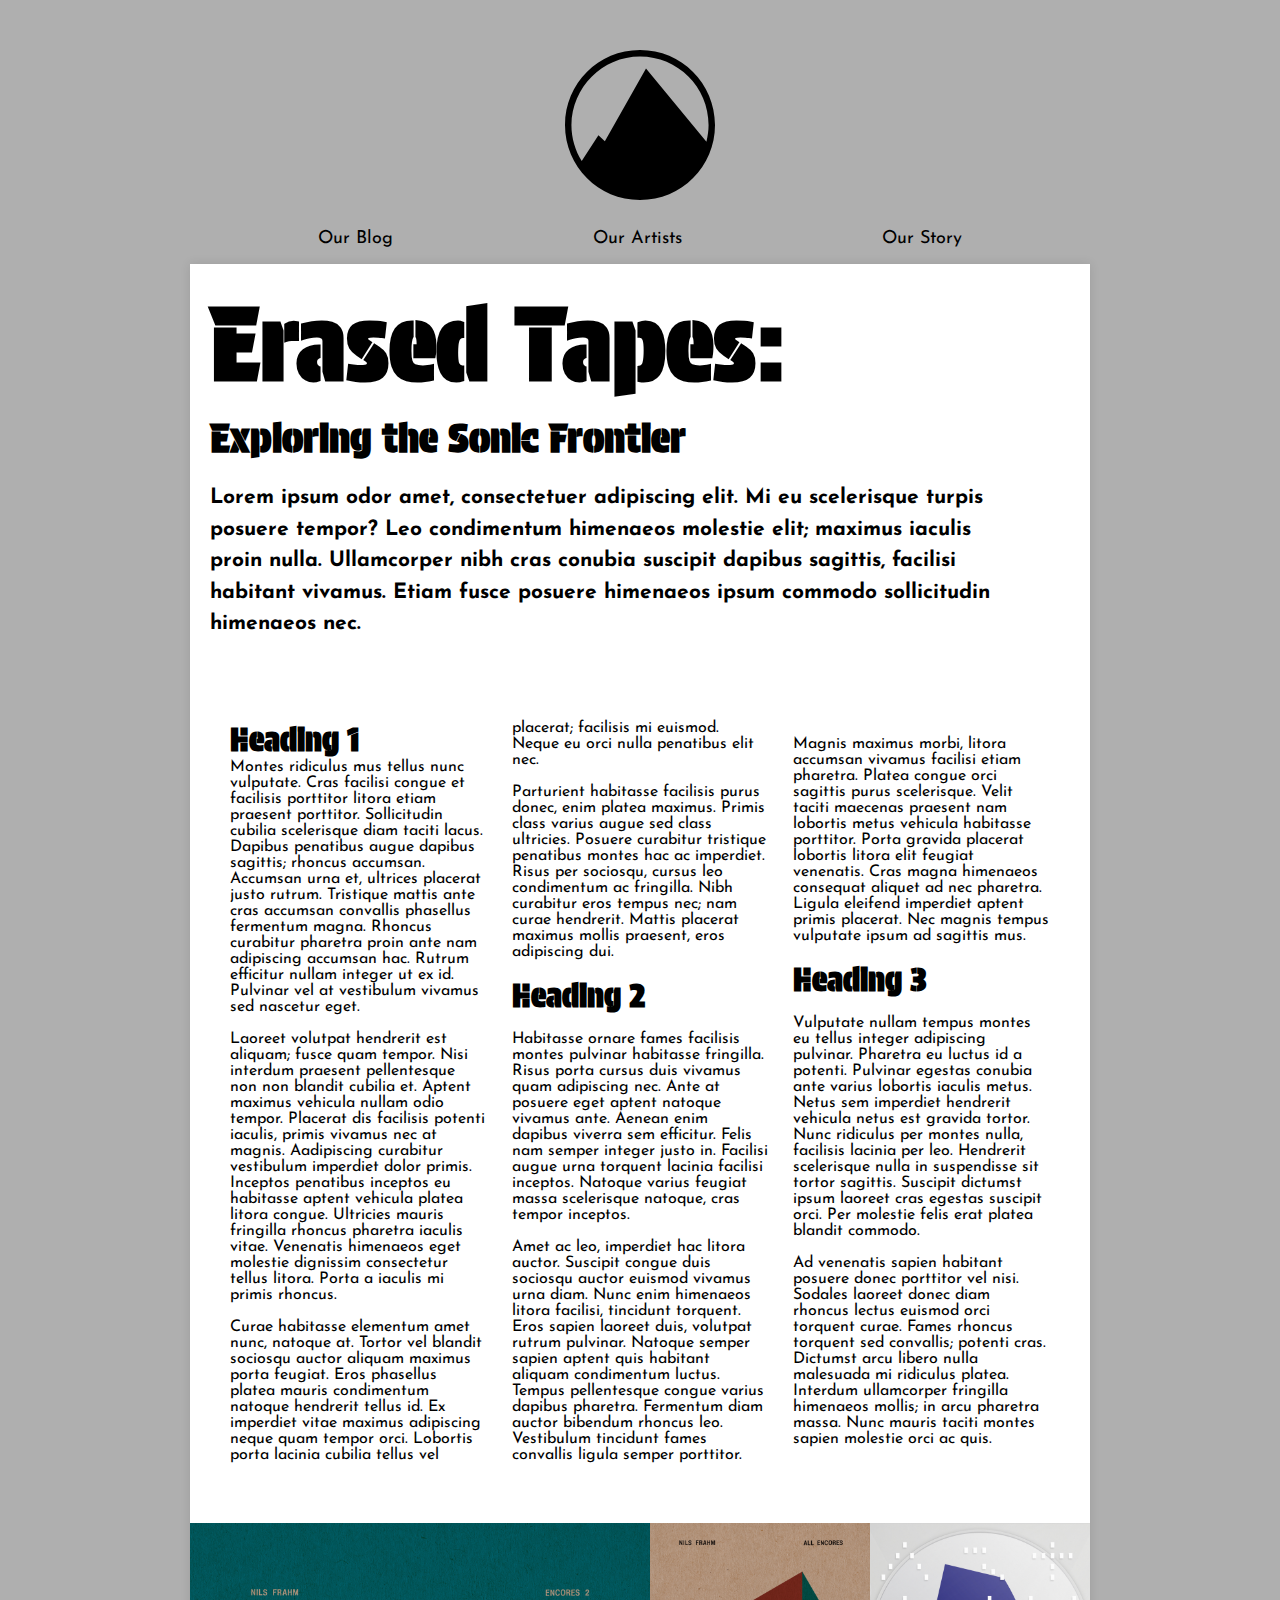
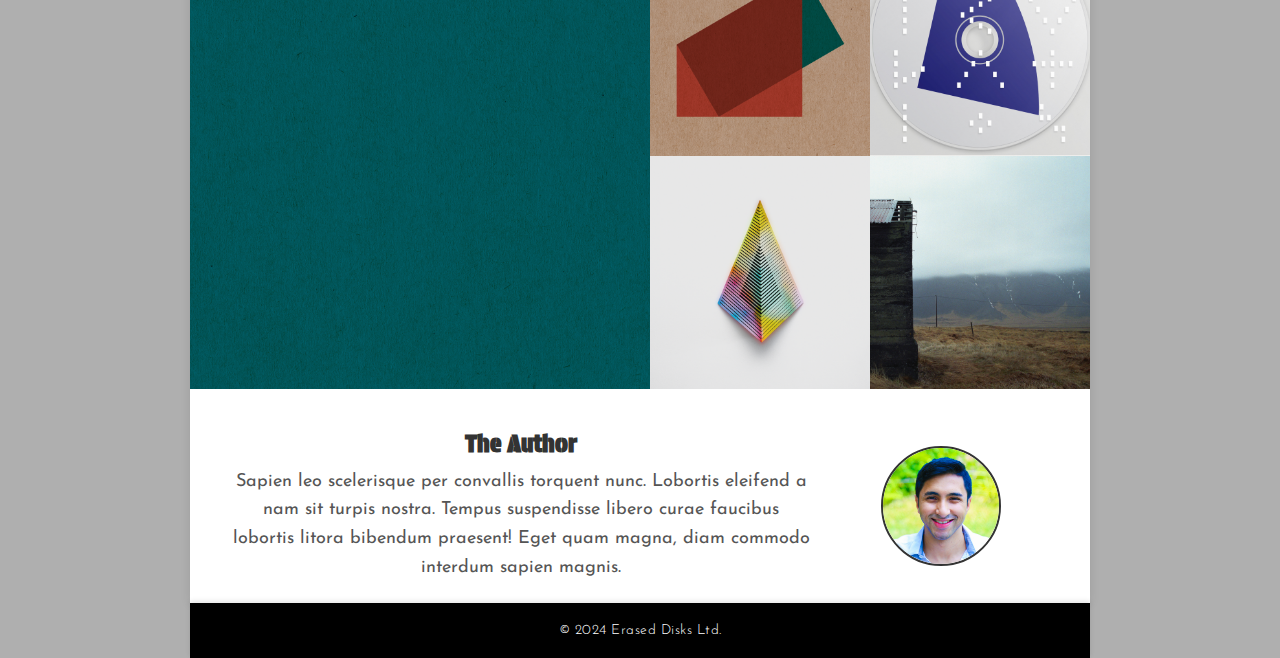
<file: task 1/Responsive layout and typography/web dev II desktop wireframe/index.html>
<!DOCTYPE html>
<html lang="en">
<head>
    <meta charset="UTF-8">
    <meta name="viewport" content="width=device-width, initial-scale=1.0">
    <title>Erased Tapes</title>
    <link href="https://fonts.googleapis.com/css2?family=Josefin+Sans&family=Protest+Guerrilla&display=swap" rel="stylesheet">
    <link rel="stylesheet" href="./style.css">
</head>
<body>
    <header> 
        <div class="logo">
            <img src="Images/logo.svg" alt="Logo"> <br> 
        </div>
        <br>  
        <nav class="nav">
            <a href="#">Our Blog</a>
            <a href="#">Our Artists</a>
            <a href="#">Our Story</a>
        </nav> <br> 
    </header>
    <main>
        <section class="section-1">
            <h1>Erased Tapes:</h1>
            <h2 class="sub-heading">Exploring the Sonic Frontier</h2>
            <h3 class="section-1-text">Lorem ipsum odor amet, consectetuer adipiscing elit. Mi eu scelerisque turpis posuere tempor? Leo condimentum himenaeos molestie elit; maximus iaculis proin nulla. Ullamcorper nibh cras conubia suscipit dapibus sagittis, facilisi habitant vivamus. Etiam fusce posuere himenaeos ipsum commodo sollicitudin himenaeos nec.</h3>
        </section>    
        <section class="section-2">
            <div class="content-grid">
                <div class="content">
                    <h1>Heading 1</h1>
                    <p>Montes ridiculus mus tellus nunc vulputate. Cras facilisi congue et facilisis porttitor litora etiam praesent porttitor. Sollicitudin cubilia scelerisque diam taciti lacus. Dapibus penatibus augue dapibus sagittis; rhoncus accumsan. Accumsan urna et, ultrices placerat justo rutrum. Tristique mattis ante cras accumsan convallis phasellus fermentum magna. Rhoncus curabitur pharetra proin ante nam adipiscing accumsan hac. Rutrum efficitur nullam integer ut ex id. Pulvinar vel at vestibulum vivamus sed nascetur eget.<br><br>

                        Laoreet volutpat hendrerit est aliquam; fusce quam tempor. Nisi interdum praesent pellentesque non non blandit cubilia et. Aptent maximus vehicula nullam odio tempor. Placerat dis facilisis potenti iaculis, primis vivamus nec at magnis. Aadipiscing curabitur vestibulum imperdiet dolor primis. Inceptos penatibus inceptos eu habitasse aptent vehicula platea litora congue. Ultricies mauris fringilla rhoncus pharetra iaculis vitae. Venenatis himenaeos eget molestie dignissim consectetur tellus litora. Porta a iaculis mi primis rhoncus.<br><br>
                        
                        Curae habitasse elementum amet nunc, natoque at. Tortor vel blandit sociosqu auctor aliquam maximus porta feugiat. Eros phasellus platea mauris condimentum natoque hendrerit tellus id. Ex imperdiet vitae maximus adipiscing neque quam tempor orci. Lobortis porta lacinia cubilia tellus vel placerat; facilisis mi euismod. Neque eu orci nulla penatibus elit nec.<br><br>
                        
                        Parturient habitasse facilisis purus donec, enim platea maximus. Primis class varius augue sed class ultricies. Posuere curabitur tristique penatibus montes hac ac imperdiet. Risus per sociosqu, cursus leo condimentum ac fringilla. Nibh curabitur eros tempus nec; nam curae hendrerit. Mattis placerat maximus mollis praesent, eros adipiscing dui.</p>
                </div>
                <br>
                <div class="content">
                    <h1>Heading 2</h1><br>
                    <p>Habitasse ornare fames facilisis montes pulvinar habitasse fringilla. Risus porta cursus duis vivamus quam adipiscing nec. Ante at posuere eget aptent natoque vivamus ante. Aenean enim dapibus viverra sem efficitur. Felis nam semper integer justo in. Facilisi augue urna torquent lacinia facilisi inceptos. Natoque varius feugiat massa scelerisque natoque, cras tempor inceptos.   <br><br>                 

                        Amet ac leo, imperdiet hac litora auctor. Suscipit congue duis sociosqu auctor euismod vivamus urna diam. Nunc enim himenaeos litora facilisi, tincidunt torquent. Eros sapien laoreet duis, volutpat rutrum pulvinar. Natoque semper sapien aptent quis habitant aliquam condimentum luctus. Tempus pellentesque congue varius dapibus pharetra. Fermentum diam auctor bibendum rhoncus leo. Vestibulum tincidunt fames convallis ligula semper porttitor.<br><br>
                        
                        Magnis maximus morbi, litora accumsan vivamus facilisi etiam pharetra. Platea congue orci sagittis purus scelerisque. Velit taciti maecenas praesent nam lobortis metus vehicula habitasse porttitor. Porta gravida placerat lobortis litora elit feugiat venenatis. Cras magna himenaeos consequat aliquet ad nec pharetra. Ligula eleifend imperdiet aptent primis placerat. Nec magnis tempus vulputate ipsum ad sagittis mus.</p>
                </div>
                <br>
                <div class="content">
                    <h1>Heading 3</h1><br>
                    <p>Vulputate nullam tempus montes eu tellus integer adipiscing pulvinar. Pharetra eu luctus id a potenti. Pulvinar egestas conubia ante varius lobortis iaculis metus. Netus sem imperdiet hendrerit vehicula netus est gravida tortor. Nunc ridiculus per montes nulla, facilisis lacinia per leo. Hendrerit scelerisque nulla in suspendisse sit tortor sagittis. Suscipit dictumst ipsum laoreet cras egestas suscipit orci. Per molestie felis erat platea blandit commodo.<br><br>

                        Ad venenatis sapien habitant posuere donec porttitor vel nisi. Sodales laoreet donec diam rhoncus lectus euismod orci torquent curae. Fames rhoncus torquent sed convallis; potenti cras. Dictumst arcu libero nulla malesuada mi ridiculus platea. Interdum ullamcorper fringilla himenaeos mollis; in arcu pharetra massa. Nunc mauris taciti montes sapien molestie orci ac quis.</p>
                </div>
            </div>
        </section>

        <section class="section-5">
            <div class="featured-album">
                <img src="Images/5.jpg" alt="Featured Album">
            </div>
            <div class="album-gallery">
                <img src="Images/1.jpg" alt="Album Cover 1">
                <img src="Images/2.jpg" alt="Album Cover 2">
                <img src="Images/4.jpg" alt="Album Cover 3">
                <img src="Images/6.jpg" alt="Album Cover 4">
            </div>
        </section>

        <section class="section-6">
            <div class="author-image">
                <img src="Images/7.jpg" alt="Author Image">
            </div>
            <div class="author-info">
                <h2>The Author</h2>
                <p>Sapien leo scelerisque per convallis torquent nunc. Lobortis eleifend a nam sit turpis nostra. Tempus suspendisse libero curae faucibus lobortis litora bibendum praesent! Eget quam magna, diam commodo interdum sapien magnis.</p>
            </div>
        </section>
    </main>
    <footer>
        <p>&copy; 2024 Erased Disks Ltd.</p>
    </footer>    
</body>
</html>
</file>
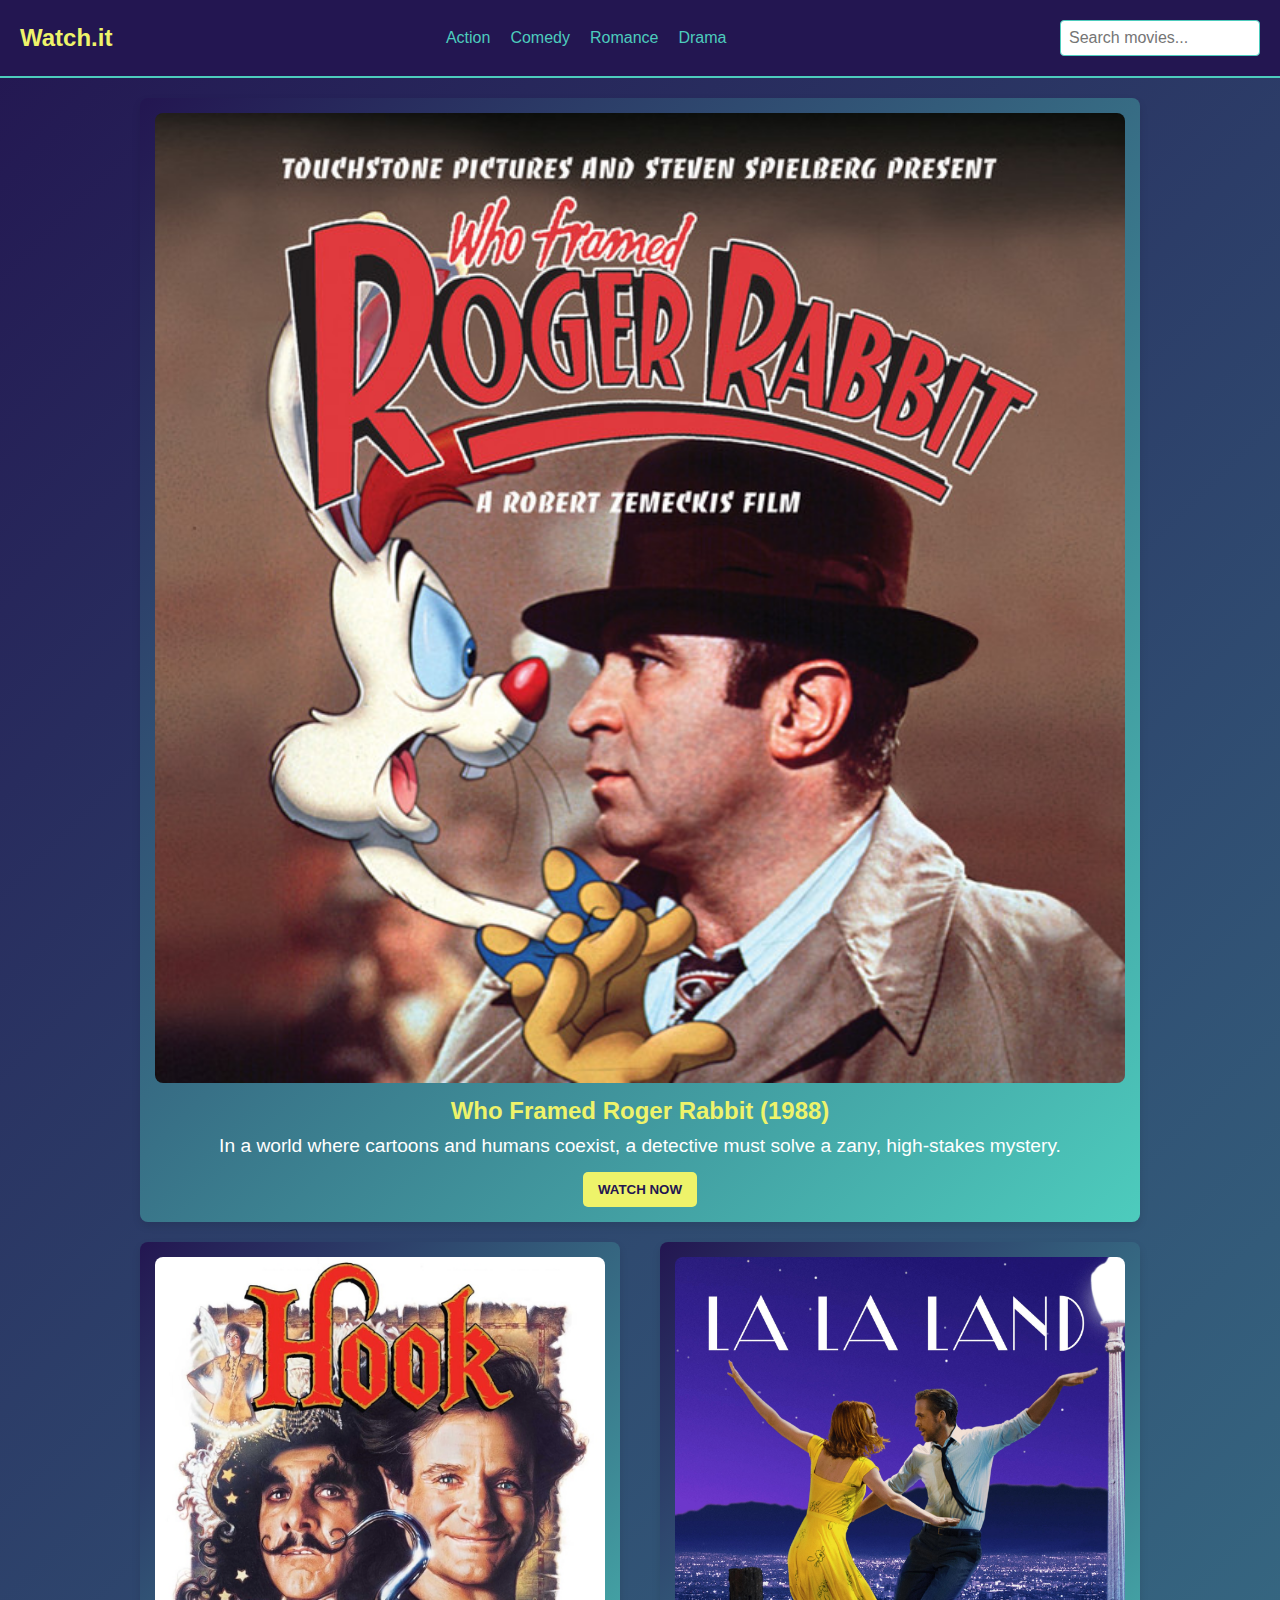
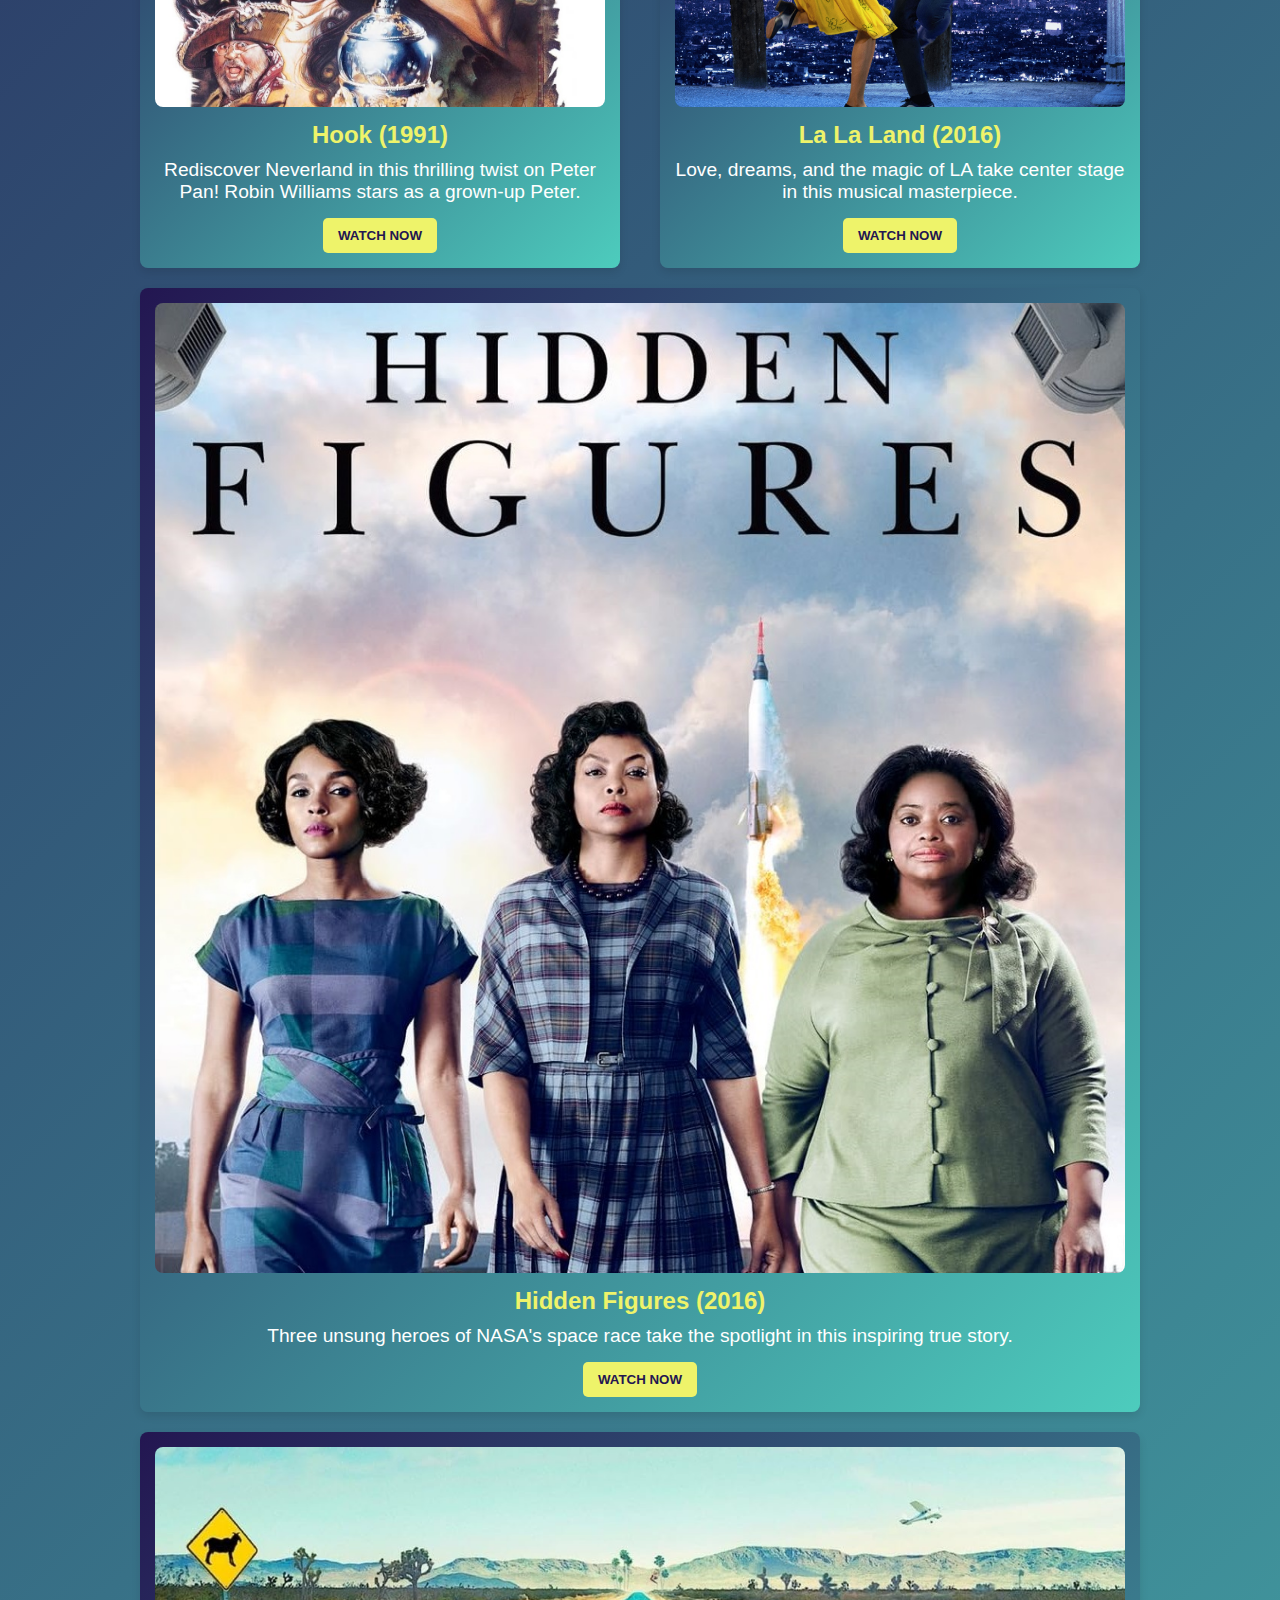
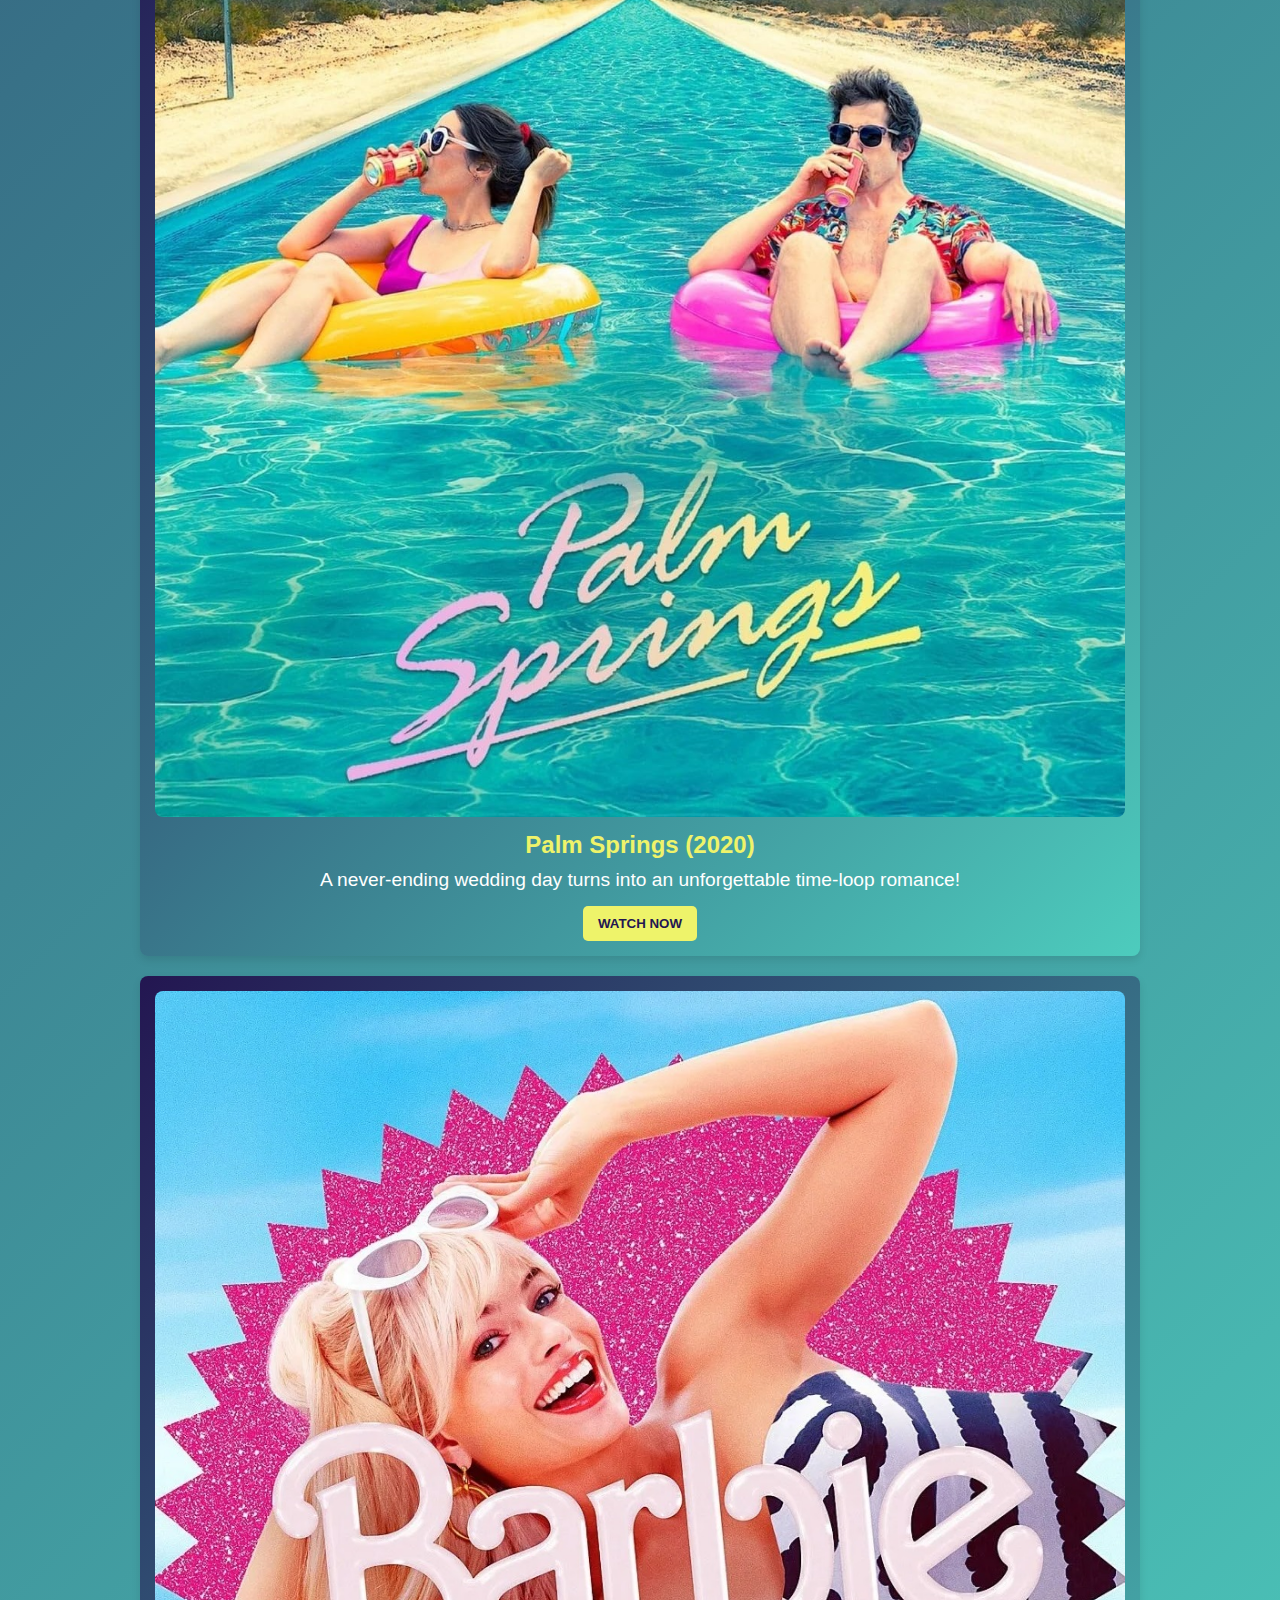
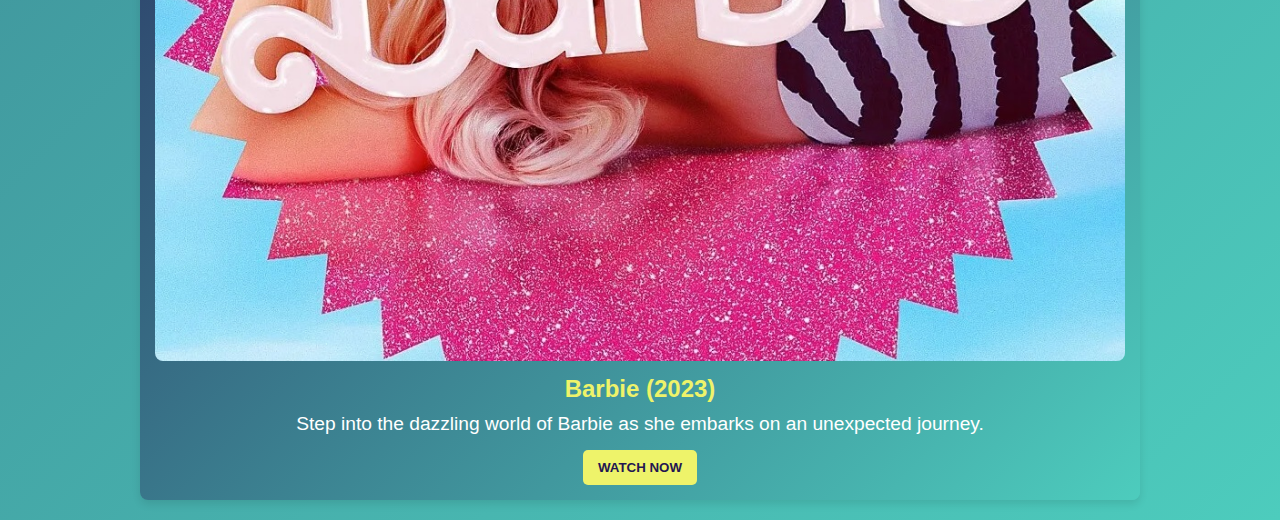
<file: task 2/web dev assesment 1 advance layout/Advance Layout/index.html>
<!DOCTYPE html>
<html lang="en">
<head>
    <meta charset="UTF-8">
    <meta name="viewport" content="width=device-width, initial-scale=1.0">
    <title>Document</title>
    <link rel="stylesheet" href="style.css">
</head>
<body>
    <header>
        <h1>Watch.it</h1>
        <nav>
          <a href="#now-showing">Action</a>
          <a href="#top-rated">Comedy</a>
          <a href="#upcoming">Romance</a>
          <a href="#upcoming">Drama</a>
        </nav>
        <input type="text" placeholder="Search movies..." />
    </header>

    <section class="movie-list">
        <div class="row">
          <div class="movie-item large-item">
            <div class="movie-image">
              <img src="Images/who-framed-roger-rabbit.jpg" alt="Who Framed Roger Rabbit (1988)" />
            </div>
            <div class="movie-content">
              <h2>Who Framed Roger Rabbit (1988)</h2>
              <p>
                In a world where cartoons and humans coexist, a detective must solve a zany, high-stakes mystery.
              </p>
              <button>WATCH NOW</button>
            </div>
          </div>

          <div class="movie-item">
            <div class="movie-image">
              <img src="Images/hook.jpg" alt="Hook (1991)" />
            </div>
            <div class="movie-content">
              <h2>Hook (1991)</h2>
              <p>
                Rediscover Neverland in this thrilling twist on Peter Pan! Robin Williams stars as a grown-up Peter.
              </p>
              <button>WATCH NOW</button>
            </div>
          </div>

          <div class="movie-item">
            <div class="movie-image">
              <img src="Images/la-la-land.jpg" alt="La La Land (2016)" />
            </div>
            <div class="movie-content">
              <h2>La La Land (2016)</h2>
              <p>
                Love, dreams, and the magic of LA take center stage in this musical masterpiece.
              </p>
              <button>WATCH NOW</button>
            </div>
          </div>

          <div class="movie-item large-item">
            <div class="movie-image">
              <img src="Images/hidden-figures.jpg" alt="Hidden Figures (2016)" />
            </div>
            <div class="movie-content">
              <h2>Hidden Figures (2016)</h2>
              <p>
                Three unsung heroes of NASA's space race take the spotlight in this inspiring true story.
              </p>
              <button>WATCH NOW</button>
            </div>
          </div>

          <div class="movie-item large-item">
            <div class="movie-image">
              <img src="Images/palm-springs.jpg" alt="Palm Springs (2020)" />
            </div>
            <div class="movie-content">
              <h2>Palm Springs (2020)</h2>
              <p>
                A never-ending wedding day turns into an unforgettable time-loop romance!
              </p>
              <button>WATCH NOW</button>
            </div>
          </div>

          <div class="movie-item large-item">
            <div class="movie-image">
              <img src="Images/barbie.jpg" alt="Barbie (2023)" />
            </div>
            <div class="movie-content">
              <h2>Barbie (2023)</h2>
              <p>
                Step into the dazzling world of Barbie as she embarks on an unexpected journey.
              </p>
              <button>WATCH NOW</button>
            </div>
          </div>
        </div>
    </section>
</body>
</html>
</file>
<file: task 2/web dev assesment 1 advance layout/Advance Layout/style.css>
* {
  margin: 0;
  padding: 0;
  box-sizing: border-box;
}

body {
  font-family: Arial, sans-serif;
  background: linear-gradient(135deg, #231651, #4dccbd);
  color: #ffffff;
}

header {
  display: flex;
  justify-content: space-between;
  align-items: center;
  padding: 20px;
  background-color: #231651;
  border-bottom: 2px solid #4dccbd;
}
header h1 {
  font-size: 24px;
  color: #eef36a;
}
header nav {
  display: flex;
  gap: 20px;
}
header nav a {
  text-decoration: none;
  color: #4dccbd;
  font-size: 16px;
}
header input[type=text] {
  padding: 8px;
  font-size: 16px;
  width: 200px;
  border: 1px solid #4dccbd;
  border-radius: 4px;
  background-color: #ffffff;
  color: #231651;
}

@media (max-width: 1024px) and (min-width: 720px) {
  header {
    padding: 15px;
  }
  h1 {
    font-size: 20px;
  }
  nav {
    gap: 15px;
  }
  nav a {
    font-size: 14px;
  }
  input[type=text] {
    font-size: 14px;
    width: 180px;
  }
}
@media (max-width: 720px) {
  header {
    flex-direction: row;
    padding: 20px;
    gap: 10px;
  }
  h1 {
    font-size: 18px;
    text-align: center; /* Center-align the title */
  }
  nav a {
    display: none;
  }
  input[type=text] {
    font-size: 14px;
    width: 100%; /* Full-width input field */
    margin-top: 10px; /* Add spacing */
  }
}
.movie-list {
  max-width: 1000px;
  margin: 20px auto;
}
.movie-list .row {
  display: flex;
  flex-wrap: wrap;
  gap: 20px;
  justify-content: space-between;
}
.movie-list .movie-item {
  background: linear-gradient(135deg, #231651, #4dccbd);
  border-radius: 8px;
  padding: 15px;
  text-align: center;
  box-shadow: 0 4px 8px rgba(0, 0, 0, 0.1);
  color: #ffffff;
  max-width: 48%;
  box-sizing: border-box;
}
.movie-list .movie-item .movie-image img {
  width: 100%;
  height: auto;
  border-radius: 8px;
  -o-object-fit: cover;
     object-fit: cover;
}
.movie-list .movie-item .movie-content {
  margin-top: 10px;
}
.movie-list .movie-item .movie-content h2 {
  font-size: 1.5rem;
  color: #eef36a;
  margin-bottom: 10px;
}
.movie-list .movie-item .movie-content p {
  font-size: 1.2rem;
  color: #ffffff;
  margin-bottom: 15px;
}
.movie-list .movie-item .movie-content button {
  padding: 10px 15px;
  background: #eef36a;
  color: #231651;
  font-weight: bold;
  border: none;
  border-radius: 5px;
  cursor: pointer;
}
.movie-list .movie-item .movie-content button:hover {
  background: #d4c300;
}
@media (max-width: 1024px) and (min-width: 720px) {
  .movie-list .row {
    justify-content: space-between;
  }
  .movie-list .movie-item {
    max-width: 48%;
  }
}
@media (max-width: 720px) {
  .movie-list .row {
    flex-direction: column;
  }
  .movie-list .movie-item {
    max-width: 100%;
  }
}
@media (min-width: 1024px) {
  .movie-list .large-item {
    max-width: calc(110% - 20px);
  }
  .movie-list .large-item:first-child {
    width: 150%;
  }
}/*# sourceMappingURL=style.css.map */
</file>
<file: task 1/Responsive layout and typography/web dev II desktop wireframe/style.css>
/* General Reset */
* {
    margin: 0;
    padding: 0;
    box-sizing: border-box;
}

html, body {
    font-family: 'Josefin Sans', sans-serif;
    background-color: #afafaf;
}

h1, h2 {
    font-family: "protest guerrilla", sans-serif;
}

/* Header */
header {
    margin: 50px;
    display: flex;
    flex-direction: column;
    align-items: center;
    margin-bottom: 0;
}

/* Logo */
.logo img {
    width: 150px;
    height: 150px;
}

/* Navigation */
.nav {
    display: flex;
    justify-content: center;
    gap: 200px;
    margin-top: 10px;
}

.nav a {
    text-decoration: none;
    color: #000;
    font-size: 18px;
}

/* Main Section */
main {
    max-width: 900px;
    background-color: #fff;
    box-shadow: 0px 0px 10px rgba(0, 0, 0, 0.1);
    margin: 0px auto;
}

/* Section 1 Styling */
.section-1 {
    padding: 20px;
    text-align: left;
}

.section-1 h1 {
    font-size: 80px;
    margin-bottom: 10px;
}

.section-1 .sub-heading {
    font-size: 40px;
    margin-bottom: 20px;
}

.section-1-text {
    font-size: 21px;
    line-height: 1.5;
    max-width: 800px;
    margin-bottom: 20px;
}

/* Grid for Content Sections */
.content-grid {
    padding: 40px;
    font-size: 16px;
    column-count: 3;
    column-gap: 25px;
}

/* Image Layout for Section 5 */
.section-5 {
    display: grid;
    grid-template-columns: 1fr 1fr;
    gap: 20px;
    margin-top: 20px;
}

.featured-album img {
    width: 105%;
    height: 100%;
    object-fit: cover;
}

.album-gallery {
    display: grid;
    grid-template-columns: repeat(2, 1fr);
    gap: 0px;
}

.album-gallery img {
    width: 100%;
    height: 100%;
    object-fit: cover;
}

/* Author Section Styling */
.section-6 {
    display: flex;
    align-items: center;
    justify-content: center;
    flex-direction: row-reverse; /* Reverse the order of elements */
    padding: 20px;
    margin-top: 20px;
}

.author-info {
    width: 70%;
    padding-left: 20px; /* Adjust padding to align properly with the reversed layout */
    text-align: center;
}

.author-info h2 {
    font-size: 24px;
    font-weight: bold;
    margin-bottom: 10px;
    color: #333;
}

.author-info p {
    font-size: 16px;
    line-height: 1.6;
    color: #555;
    margin-bottom: 0;
}

.author-image {
    width: 30%;
    display: flex;
    justify-content: center;
}

.author-image img {
    width: 120px;
    height: 120px;
    border-radius: 50%;
    border: 2px solid #333;
}


footer {
    max-width: 900px; 
    margin: 0 auto; 
    background-color: black;
    text-align: center;
    padding: 20px 0;
    font-size: 14px;
    color: white;
    box-shadow: 0px -2px 5px rgba(0, 0, 0, 0.1); 
}

footer p {
    margin: 0;
    letter-spacing: 0.5px;
    font-weight: 300;
}

/* Responsive Design */
@media (min-width: 1024px) {
    .section-1 h1 {
        font-size: 100px;
    }

    .section-1 p {
        font-size: 24px;
    }

    .content-grid {
        font-size: 16px;
    }

    .author-info p {
        font-size: 18px;
    }
}


/* Responsive Design for Small Mobile (360px - 540px) */
@media (max-width: 540px) {
    body {
        margin: 0;
        padding: 0;
    }

    /* Header */
    header {
        display: flex;
        flex-direction: column;
        align-items: center;
        margin: 10px 0;
    }

    .logo img {
        width: 80px;
        height: 80px;
    }

    .nav {
        display: flex;
        flex-direction: row;
        justify-content: center;
        gap: 30px;
        margin-top: 10px;
        font-size: 12px;
    }

    .nav a {
        font-size: 12px;
    }

    /* Main Section */
    main {
        max-width: 100%;
        margin: 0;
        padding: 10px;
        box-shadow: none;
        background-color: white;
    }

    .section-1 {
        padding: 10px;
        text-align: center;
    }

    .section-1 h1 {
        font-size: 28px;
    }

    .section-1 .sub-heading {
        font-size: 18px;
        margin-bottom: 10px;
    }

    .section-1-text {
        font-size: 14px;
        line-height: 1.4;
        margin-bottom: 10px;
        text-align: justify;
    }

    /* Content Sections */
    .content-grid {
        padding: 10px;
        column-count: 1;
        font-size: 14px;
    }

    .content {
        margin-bottom: 20px;
    }

    .content h1 {
        font-size: 20px;
    }

    .content p {
        font-size: 14px;
        line-height: 1.6;
    }

    /* Section 5 - Albums */
    .section-5 {
        display: flex;
        flex-direction: column;
        gap: 15px;
        margin-top: 20px;
    }

    .featured-album img {
        width: 100%;
        height: auto;
    }

    .album-gallery {
        display: flex;
        flex-direction: column;
        gap: 10px;
    }

    .album-gallery img {
        width: 100%;
        height: auto;
    }

    /* Author Section */
    .section-6 {
        flex-direction: column;
        text-align: center;
        padding: 10px;
        margin-top: 20px;
    }

    .author-info {
        width: 100%;
        text-align: center;
    }

    .author-info h2 {
        font-size: 18px;
        margin-bottom: 5px;
    }

    .author-info p {
        font-size: 14px;
    }

    .author-image {
        margin-top: 10px;
    }

    .author-image img {
        width: 80px;
        height: 80px;
        border-radius: 50%;
        border: 2px solid #333;
    }

    /* Footer */
    footer {
        max-width: 100%;
        padding: 10px 0;
        font-size: 12px;
    }

    footer p {
        text-align: center;
    }
}



/* Responsive Design for large Mobile (540px - 720px) */
@media (max-width: 720px) and (min-width: 540px) {
    body {
        margin: 0;
        padding: 0;
        background-color: #f8f8f8;
    }

    /* Header */
    header {
        background-color: #ccc;
        padding: 15px;
        text-align: center;
    }

    header a img {
        width: 70px;
        height: 70px;
    }

    nav {
        display: flex;
        flex-direction: row;
        justify-content: space-evenly;
        margin-top: 10px;
    }

    nav a {
        font-size: 12px;
        text-decoration: none;
        color: #333;
    }

    /* Main Content */
    main {
        max-width: 500px;
        margin: 0 auto;
        padding: 15px;
    }

    h1 {
        font-size: 24px;
        text-align: center;
        margin-bottom: 15px;
    }

    .text-content h2 {
        font-size: 18px;
        margin: 20px 0 10px;
    }

    .text-content p {
        font-size: 14px;
        line-height: 1.5;
    }

    /* Albums Section */
    .albums {
        display: flex;
        flex-direction: column;
        gap: 15px;
        margin: 20px 0;
    }

    .albums img {
        width: 100%;
        height: auto;
        border-radius: 8px;
    }

    /* Author Section */
    .author img {
        width: 90px;
        height: 90px;
        border-radius: 50%;
        margin: 0 auto 10px;
        border: 2px solid #bbb;
    }

    .author {
        text-align: center;
        margin-top: 30px;
        padding: 10px 0;
    }

    .author h3 {
        font-size: 18px;
        margin: 10px 0;
    }

    .author p {
        font-size: 14px;
        color: #666;
    }

    /* Footer */
    footer {
        text-align: center;
        padding: 10px 0;
        font-size: 12px;
        background-color: #000;
        color: #fff;
        margin-top: 20px;
    }
}

@media (max-width: 1024px) and (min-width: 720px) {
/* General Reset */
* {
    margin: 0;
    padding: 0;
    box-sizing: border-box;
}

body {
    font-family: Arial, sans-serif;
    background-color: #ccc;
    color: #333;
}

/* Header */
header {
    background-color: #ccc;
    padding: 15px 0;
    text-align: center;
}

header a {
    text-decoration: none;
}

header a img {
    height: 70px;
    width: 70px;
}

nav {
    display: flex;
    justify-content: center;
    gap: 40px;
    margin-top: 10px;
}

nav a {
    text-decoration: none;
    color: #333;
    font-size: 16px;
    font-weight: bold;
}

/* Main Content */
main {
    max-width: 600px;
    margin: 0 auto;
    padding: 20px;
    background-color: #fff;
    box-shadow: 0 0 10px rgba(0, 0, 0, 0.1);
}

/* Main Heading */
h1 {
    font-size: 28px;
    margin: 20px 0;
    text-align: center;
}

/* Text Content Section */
.text-content {
    margin: 20px 0;
}

.text-content h2 {
    font-size: 24px;
    margin-top: 20px;
    margin-bottom: 10px;
    text-align: center;
}

.text-content p {
    font-size: 16px;
    margin: 10px 0;
    line-height: 1.8;
    text-align: justify;
}

/* Albums Section */
.albums {
    display: grid;
    grid-template-columns: 1fr 1fr;
    gap: 15px;
    margin: 30px 0;
}

.albums img {
    width: 100%;
    height: auto;
    border-radius: 5px;
}

/* Author Section */
.author {
    text-align: center;
    margin-top: 30px;
    padding: 20px;
    border-top: 1px solid #ddd;
}

.author img {
    width: 100px;
    height: 100px;
    border-radius: 50%;
    margin: 0 auto 15px;
    display: block;
    border: 2px solid #ccc;
}

.author h3 {
    font-size: 20px;
    margin: 15px 0;
}

.author p {
    font-size: 14px;
    color: #555;
}

/* Footer */
footer {
    max-width: 700px; 
    margin: 0 auto; 
    background-color: black;
    text-align: center;
    padding: 20px 0;
    font-size: 14px;
    color: white;
    box-shadow: 0px -2px 5px rgba(0, 0, 0, 0.1); 
}

footer p {
    margin: 0;
    letter-spacing: 0.5px;
    font-weight: 300;
}

}

@media (max-width: 1024px) and (min-width: 720px){
/* General Reset */
* {
    margin: 0;
    padding: 0;
    box-sizing: border-box;
}

body {
    font-family: Arial, sans-serif;
    background-color: #ccc;
    color: #333;
}

/* Header */
header {
    background-color: #ccc;
    padding: 15px 0;
    text-align: center;
}

header a {
    text-decoration: none;
}

header a img {
    height: 70px;
    width: 70px;
}

nav {
    display: flex;
    justify-content: center;
    gap: 40px;
    margin-top: 10px;
}

nav a {
    text-decoration: none;
    color: #333;
    font-size: 16px;
    font-weight: bold;
}

/* Main Content */
main {
    max-width: 600px;
    margin: 0 auto;
    padding: 20px;
    background-color: #fff;
    box-shadow: 0 0 10px rgba(0, 0, 0, 0.1);
}

/* Main Heading */
h1 {
    font-size: 28px;
    margin: 20px 0;
    text-align: center;
}

/* Text Content Section */
.text-content {
    margin: 20px 0;
}

.text-content h2 {
    font-size: 24px;
    margin-top: 20px;
    margin-bottom: 10px;
    text-align: center;
}

.text-content p {
    font-size: 16px;
    margin: 10px 0;
    line-height: 1.8;
    text-align: justify;
}

/* Albums Section */
.albums {
    display: grid;
    grid-template-columns: 1fr 1fr;
    gap: 15px;
    margin: 30px 0;
}

.albums img {
    width: 100%;
    height: auto;
    border-radius: 5px;
}

/* Author Section */
.author {
    text-align: center;
    margin-top: 30px;
    padding: 20px;
    border-top: 1px solid #ddd;
}

.author img {
    width: 100px;
    height: 100px;
    border-radius: 50%;
    margin: 0 auto 15px;
    display: block;
    border: 2px solid #ccc;
}

.author h3 {
    font-size: 20px;
    margin: 15px 0;
}

.author p {
    font-size: 14px;
    color: #555;
}

/* Footer */
footer {
    max-width: 700px; 
    margin: 0 auto; 
    background-color: black;
    text-align: center;
    padding: 20px 0;
    font-size: 14px;
    color: white;
    box-shadow: 0px -2px 5px rgba(0, 0, 0, 0.1); 
}

footer p {
    margin: 0;
    letter-spacing: 0.5px;
    font-weight: 300;
}
}
</file>
